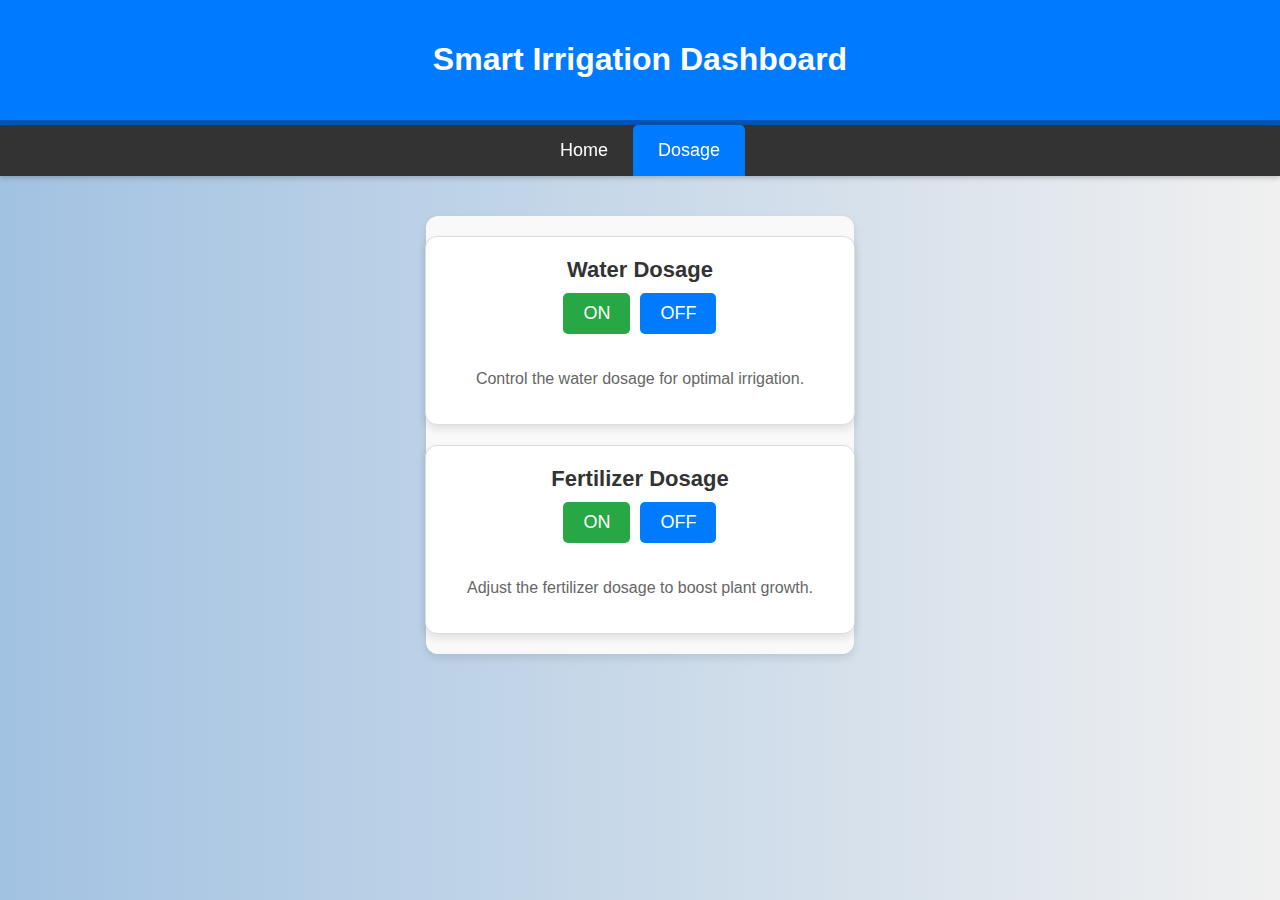
<file: dosage.html>
<!DOCTYPE html>
<html lang="en">
<head>
    <meta charset="UTF-8">
    <meta name="viewport" content="width=device-width, initial-scale=1.0">
    <title>Dosage</title>
    <link rel="stylesheet" href="./style.css">
    <link href="https://fonts.googleapis.com/css2?family=Great+Vibes&display=swap" rel="stylesheet">
</head>
<body>

    <header class="header">
        <h1>Smart Irrigation Dashboard</h1>
    </header>
    <nav class="nav">
        <ul>
            <li><a href="./index.html">Home</a></li>
            <li><a href="./dosage.html" class="active">Dosage</a></li>
        </ul>
    </nav>

    <main>
        <!-- Dosage Controls -->
        <section class="dosage-container">
            <div class="dosage-box-container">
                <div class="label">Water Dosage</div>
                <div class="dosage-controls">
                    <button id="waterDosageOn" class="toggle-btn active">ON</button>
                    <button id="waterDosageOff" class="toggle-btn">OFF</button>
                </div>
                <div class="dosage-info">
                    <p>Control the water dosage for optimal irrigation.</p>
                </div>
            </div>
            <div class="dosage-box-container">
                <div class="label">Fertilizer Dosage</div>
                <div class="dosage-controls">
                    <button id="fertilizerDosageOn" class="toggle-btn active">ON</button>
                    <button id="fertilizerDosageOff" class="toggle-btn">OFF</button>
                </div>
                <div class="dosage-info">
                    <p>Adjust the fertilizer dosage to boost plant growth.</p>
                </div>
            </div>
        </section>
    </main>
    <script src="script.js"></script>
</body>
</html>
</file>
<file: style.css>
body {
    margin: 0;
    padding: 0;
    font-family: 'Segoe UI', Tahoma, Geneva, Verdana, sans-serif;
    display: flex;
    flex-direction: column;
    align-items: center;
    background: linear-gradient(to right, #a2c2e2, #f0f0f0);
}

/* Header styling */
.header {
    background-color: #007bff;
    color: white;
    text-align: center;
    padding: 20px 0;
    width: 100%;
    box-sizing: border-box;
    box-shadow: 0 4px 8px rgba(0, 0, 0, 0.2);
    border-bottom: 5px solid #0056b3;
}

/* Navigation styling */
.nav {
    background-color: #333;
    width: 100%;
    box-shadow: 0 2px 5px rgba(0, 0, 0, 0.2);
    position: sticky; /* Make the nav sticky */
    top: 0; /* Stick it to the top of the viewport */
    z-index: 10; /* Ensure it's on top of other content */
}

.nav ul {
    list-style-type: none;
    padding: 0;
    margin: 0;
    display: flex;
    justify-content: center;
}


.nav ul li {
    margin: 0;
}

.nav ul li a {
    display: block;
    padding: 15px 25px;
    color: white;
    text-decoration: none;
    text-align: center;
    font-size: 18px;
    position: relative;
    transition: background-color 0.3s ease, color 0.3s ease;
    border-radius: 5px;
}

.nav ul li a::after {
    content: "";
    display: block;
    height: 3px;
    background-color: #007bff;
    position: absolute;
    bottom: 0;
    left: 50%;
    width: 0;
    transition: width 0.3s ease, left 0.3s ease;
}

.nav ul li a.active, .nav ul li a:hover {
    background-color: #007bff;
    color: white;
}

.nav ul li a.active::after, .nav ul li a:hover::after {
    width: 100%;
    left: 0;
}

/* Main content container */
main {
    display: flex;
    flex-direction: column;
    align-items: center;
    width: 100%;
    padding: 20px;
}

/* Metrics container styling */
.metrics-container {
    display: flex;
    justify-content: space-between;
    flex-wrap: wrap;
    width: 100%;
    max-width: 1200px;
    gap: 20px;
    margin: 20px 0;
}

/* Box container styling for metrics */
.box-container {
    display: flex;
    flex-direction: column;
    align-items: center;
    flex: 1 1 calc(50% - 20px); /* Adjusted to fit 2 items side by side */
    max-width: calc(50% - 20px); /* Ensure containers fit side by side */
    background-color: #ffffff;
    border: 1px solid #ddd;
    border-radius: 12px;
    box-shadow: 0 4px 8px rgba(0, 0, 0, 0.1);
    padding: 20px;
    box-sizing: border-box;
}

/* Individual box styling */
.box {
    width: 100%;
    height: 250px; /* Adjusted height for better appearance */
    background-color: #ffffff;
    border: 1px solid #ddd;
    display: flex;
    flex-direction: column;
    align-items: center;
    justify-content: center;
    border-radius: 12px;
    box-shadow: 0 4px 8px rgba(0, 0, 0, 0.2);
    transition: transform 0.3s ease, box-shadow 0.3s ease;
    animation: fadeIn 1s ease-out;
    text-align: center;
    overflow: hidden;
}

/* Box label styling */
.label {
    font-size: 22px;
    font-weight: bold;
    color: #333;
    margin-bottom: 10px;
    font-family: 'Gill Sans', 'Gill Sans MT', Calibri, 'Trebuchet MS', sans-serif /* Add a touch of elegance */
}

/* Current value text styling */
.current-value {
    font-size: 18px;
    font-weight: bold;
    color: #333;
    margin-top: 10px;
}

/* Animation for fade-in effect */
@keyframes fadeIn {
    from {
        opacity: 0;
        transform: translateY(20px);
    }
    to {
        opacity: 1;
        transform: translateY(0);
    }
}

/* Chart container styling */
.plot-container {
    width: 100%;
    max-width: 800px;
    height: 250px; /* Adjusted height to match box */
    margin: 20px auto;
}

/* Adjust canvas size to fit container */
canvas {
    background-color: #f9f9f9;
    border: 1px solid #ddd;
    border-radius: 8px;
    box-shadow: 0 2px 4px rgba(0, 0, 0, 0.1);
    width: 100% !important; /* Ensure full width */
    height: 100% !important; /* Ensure full height */
}

/* Dosage Container */
.dosage-container {
    display: flex;
    flex-direction: column;
    gap: 20px;
    align-items: center;
    margin: 20px auto;
    max-width: 1200px;
    background-color: #f9f9f9; /* Light background for contrast */
    padding: 20px;
    border-radius: 12px;
    box-shadow: 0 4px 8px rgba(0, 0, 0, 0.1);
}

/* Dosage Box Container */
.dosage-box-container {
    display: flex;
    flex-direction: column;
    align-items: center;
    background-color: #ffffff;
    border: 1px solid #ddd;
    border-radius: 12px;
    box-shadow: 0 4px 8px rgba(0, 0, 0, 0.1);
    padding: 20px;
    text-align: center;
    width: 100%;
    max-width: 500px;
}
.dosage-controls {
    display: flex;
    gap: 10px;
    margin-bottom: 10px;
}
.dosage-info {
    font-size: 16px;
    color: #666;
    margin-top: 10px;
    font-family: 'Segoe UI', Tahoma, Geneva, Verdana, sans-serif;
}
/* Sunlight Status Container */
.sunlight-status-container {
    display: flex;
    justify-content: center;
    width: 100%;
    max-width: 1200px; /* Same max-width as the metrics container */
    margin: 20px 0; /* Adjust margin for spacing */
}

.sunlight-status {
    display: flex;
    flex-direction: column;
    align-items: center;
    background-color: #ffffff;
    border: 1px solid #ddd;
    border-radius: 12px;
    box-shadow: 0 4px 8px rgba(0, 0, 0, 0.1);
    padding: 20px;
    text-align: center;
    width: 100%;
    max-width: 400px; /* Adjusted max-width */
}

.sunlight-animation {
    width: 80px;
    height: 80px;
    border-radius: 50%;
    margin-bottom: 10px;
    background: radial-gradient(circle, #ffcc00 50%, transparent 70%);
    box-shadow: 0 0 15px rgba(255, 204, 0, 0.6);
    animation: sunlightPulse 1.5s infinite ease-in-out;
}

.sunlight-animation.sunlight-present {
    background: radial-gradient(circle, #ffcc00 50%, transparent 70%);
    animation: sunlightPulse 1.5s infinite ease-in-out;
}

.sunlight-animation.sunlight-absent {
    background: radial-gradient(circle, #ccc 50%, transparent 70%);
    box-shadow: 0 0 5px rgba(200, 200, 200, 0.5);
    animation: none;
}

.sunlight-info {
    font-size: 18px;
    font-weight: bold;
    color: #333;
}

/* Animation keyframes */
@keyframes sunlightPulse {
    0% {
        transform: scale(1);
        opacity: 1;
    }
    50% {
        transform: scale(1.2);
        opacity: 0.7;
    }
    100% {
        transform: scale(1);
        opacity: 1;
    }
}

/* Media Queries */

@media (max-width: 768px) {
    .metrics-container {
        flex-direction: column;
    }
    .box-container {
        flex: 1 1 100%;
        max-width: 100%;
    }
}

@media (max-width: 480px) {
    .nav ul li a {
        font-size: 14px;
        padding: 10px 15px;
    }

    .dosage-container {
        flex-direction: column;
    }

    .dosage-box-container {
        flex: 1 1 100%;
    }
}

/* Splash Screen Styling */
.splash-screen {
    position: fixed;
    top: 0;
    left: 0;
    width: 100%;
    height: 100%;
    background: #ffffff; /* White background */
    display: flex;
    align-items: center;
    justify-content: center;
    z-index: 9999; /* Ensure it's on top of all other content */
    opacity: 1; /* Fully visible */
    visibility: visible; /* Fully visible */
    transition: opacity 1s ease-out, visibility 1s ease-out; /* Smooth fade-out */
}

.splash-content {
    text-align: center;
}

.splash-screen h1 {
    font-size: 36px;
    font-family: 'Great Vibes', cursive; /* Apply the calligraphic font */
    color: #333;
    margin: 0;
    animation: textFadeIn 3s ease-in-out; /* Animation for the text */
}

/* Fade-out animation */
.splash-screen.fade-out {
    opacity: 0; /* Fade out */
    visibility: hidden; /* Hide the element */
}

/* Animation for text */
@keyframes textFadeIn {
    0% {
        opacity: 0;
        transform: scale(0.9);
    }
    50% {
        opacity: 0.7;
        transform: scale(1.05);
    }
    100% {
        opacity: 1;
        transform: scale(1);
    }
}
.toggle-btn {
    background-color: #007bff;
    color: white;
    border: none;
    border-radius: 5px;
    padding: 10px 20px;
    font-size: 18px;
    cursor: pointer;
    transition: background-color 0.3s ease, transform 0.3s ease;
}
.toggle-btn.active {
    background-color: #28a745;
}

.toggle-btn:hover {
    background-color: #0056b3;
    transform: scale(1.05);
}
</file>
